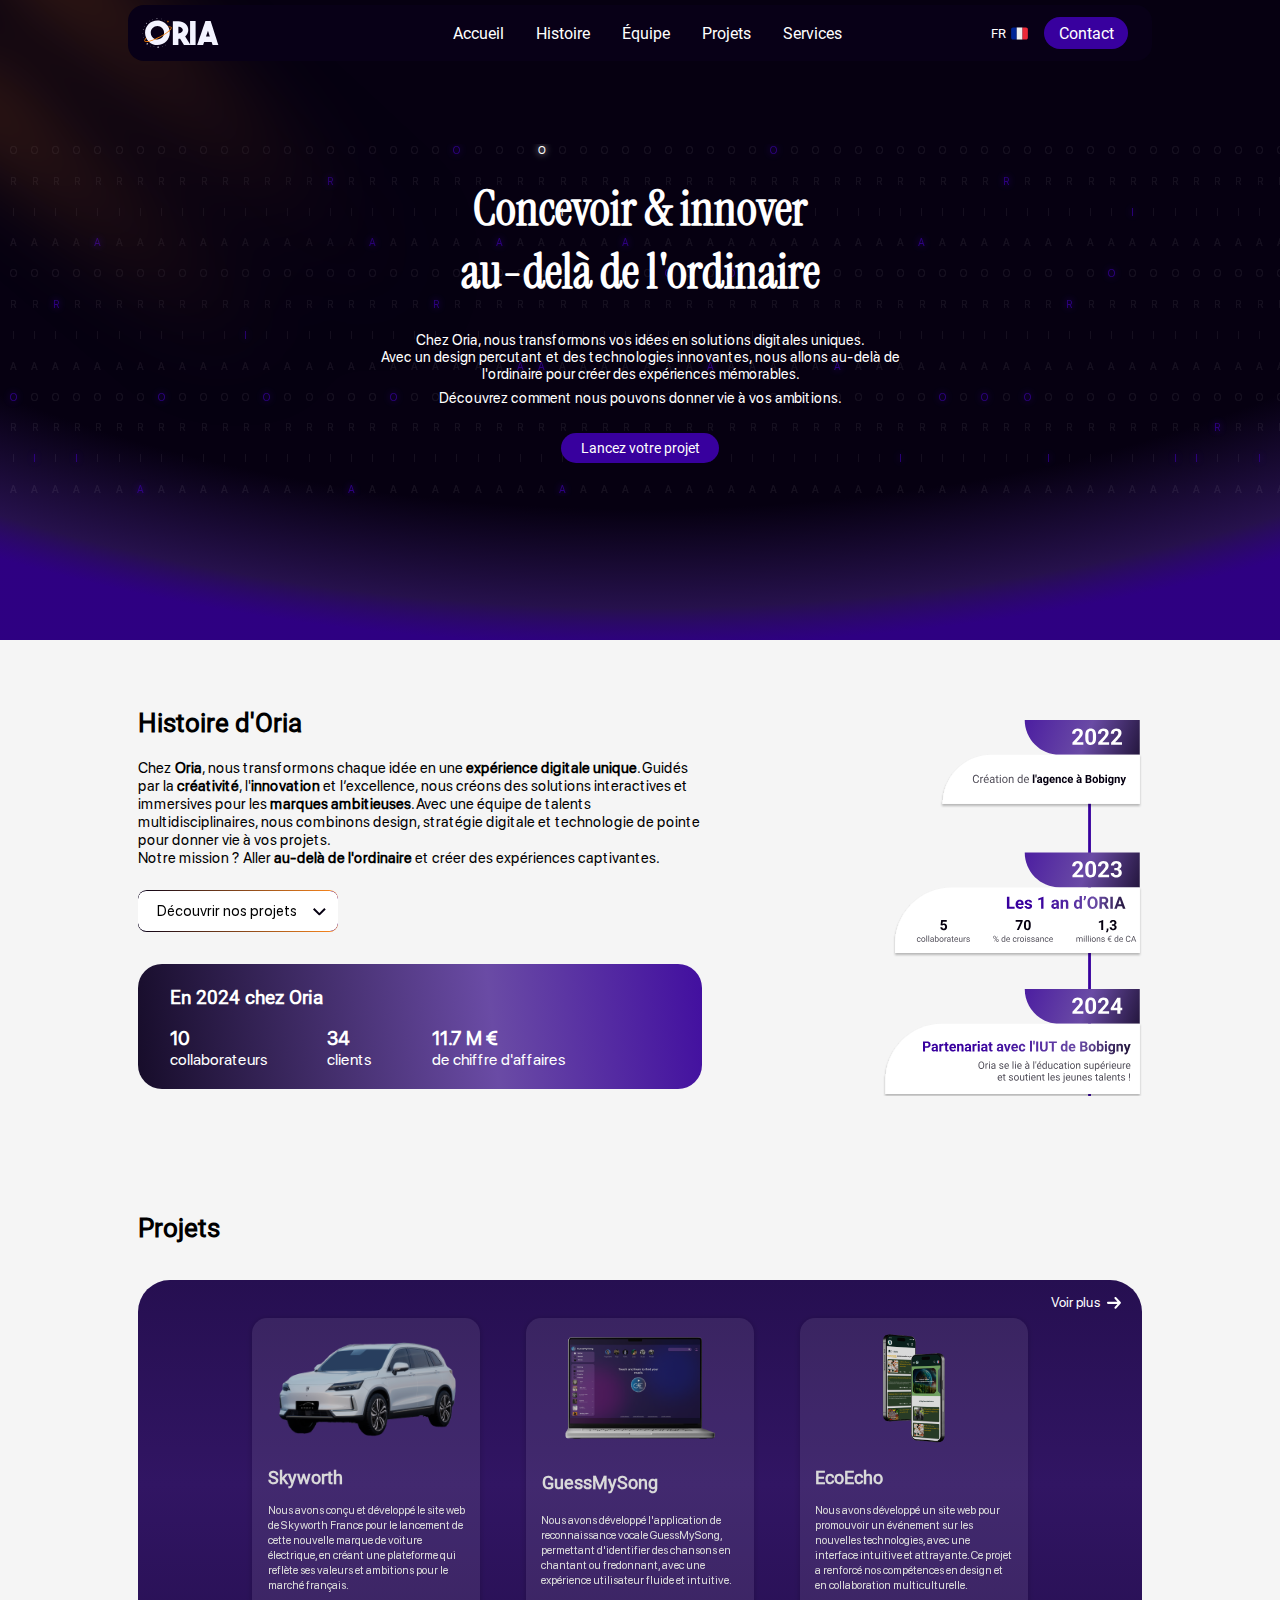
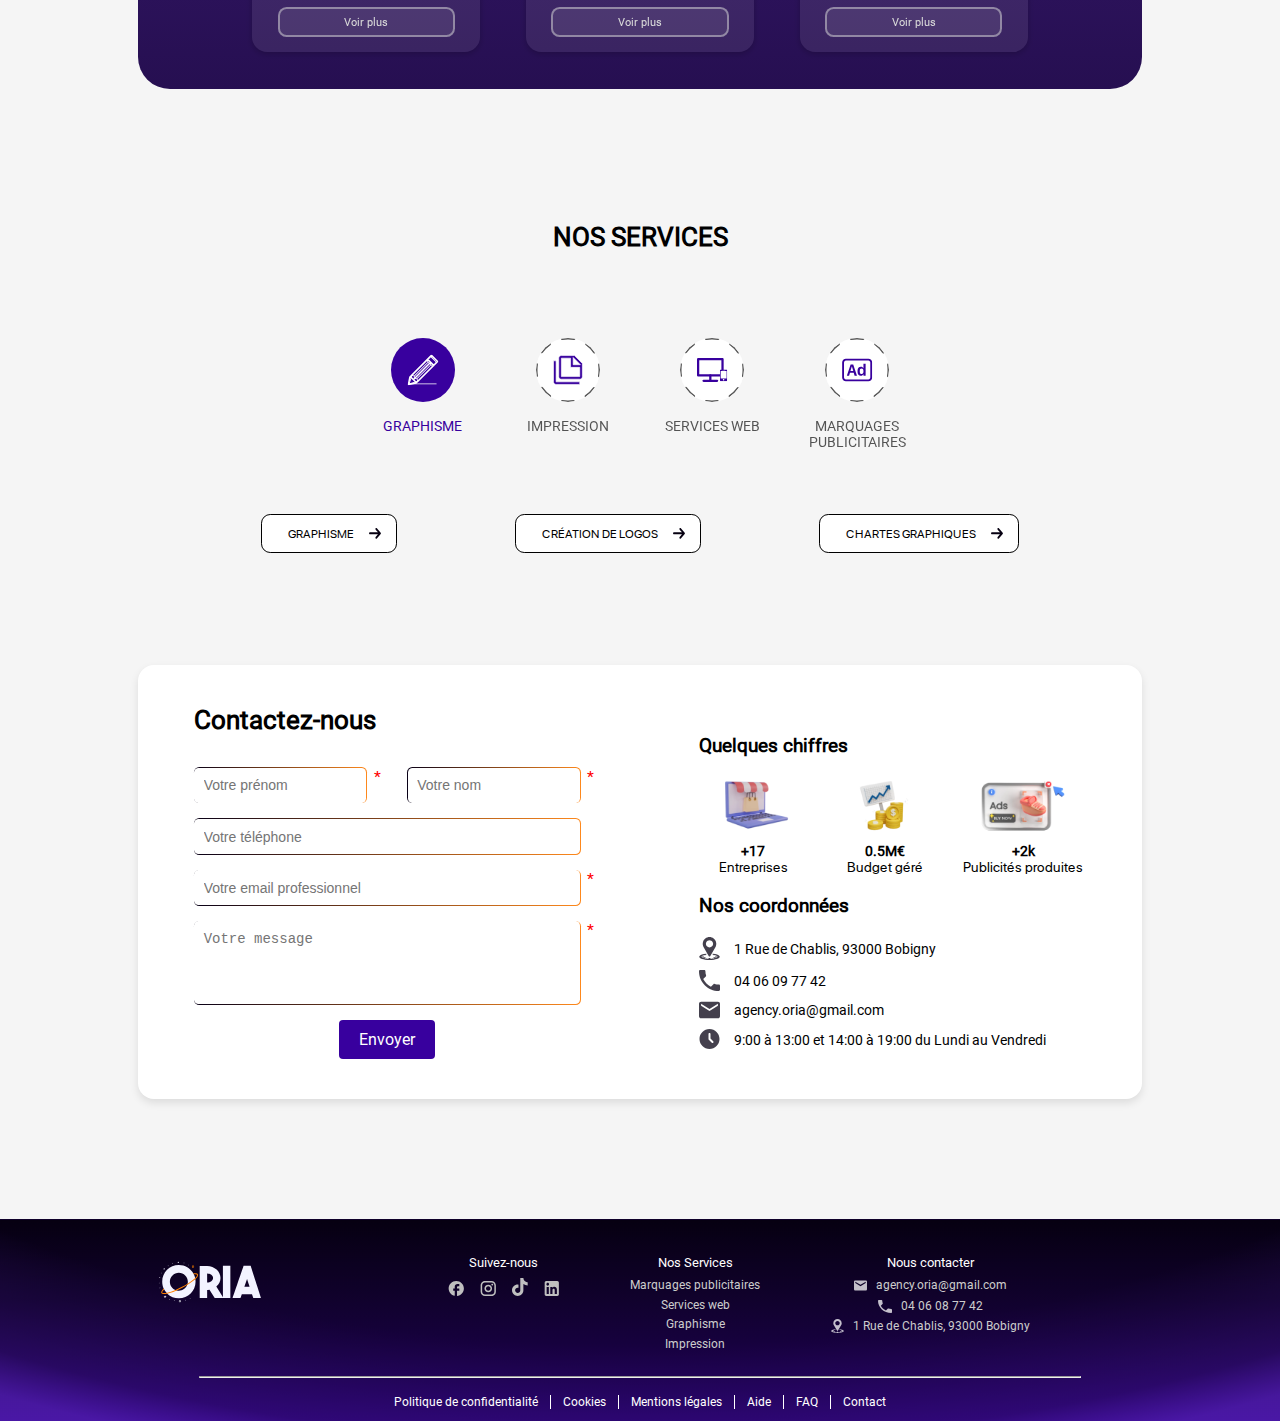
<file: index.html>
<!DOCTYPE html>
<html lang="fr">
<head>
    <meta charset="utf-8">
    <meta  name="viewport" content="initial-scale=1.0,width=device-width"/>
    <meta name="description" content="Oria est l'agence qu'il vous faut pour vos projets du digital !" />
    <meta name="keywords" content="Oria, Agence, Digital, Communication, Online, Équipe" />
    <link rel="stylesheet" href="css/index.css">
    <link rel="icon" type="image/x-icon" href="img/favicon.ico">
    <script src="js/script.js"></script>
    <script src="js/lang_selector.js"></script>
    <script src="js/index_landing_fg_bg.js"></script>
    <script src="js/index_landing_lettersHeadband.js"></script>
    <script src="js/projets_cards_3d.js"></script>
    <script src="js/services_selector.js"></script>
    <title>Oria - Agence Digitale</title>
</head>
<body>

    <header>
        <a href=".">
            <img class="logo-oria" src="img/logo-oria.svg" alt="ORIA" />
        </a>
        <nav class="websiteMenu">
            <ul class="row-menu">
                <li class="decoratedItem-1"><a class="decorationContainer" href=".">Accueil
                    <div class="itemDecoration"></div></a></li>
                <li class="decoratedItem-1"><a class="decorationContainer" href="histoire.html">Histoire
                    <div class="itemDecoration"></div></a></li>
                <li class="decoratedItem-1"><a class="decorationContainer" href="equipe.html">Équipe
                    <div class="itemDecoration"></div></a></li>
                <li class="decoratedItem-1"><a class="decorationContainer" href="projets.html">Projets
                    <div class="itemDecoration"></div></a></li>
                <li class="decoratedItem-1"><a class="decorationContainer" href="services.html">Services
                    <div class="itemDecoration"></div></a></li>
            </ul>
        </nav>
        <div>
            <div id="lang-selector">FR</div>
			<a class="hoverable-btn-1" href="contact.html">
				<div class="btn-contact">Contact</div>
            </a>
        </div>
    </header>

    <main>
		<section id="landing">
            <div class="foreground"></div>
			<div class="background"></div>
            <div id="lettersHeadband" class="prevent-select">
                <!--<div class="scroll-disabler"></div>-->
                <div class="wrapper">
                    <div class="lettersColumn">
                        <p>O</p>
                        <p>R</p>
                        <p>I</p>
                        <p>A</p>
                        <p>O</p>
                        <p>R</p>
                        <p>I</p>
                        <p>A</p>
                        <p>O</p>
                        <p>R</p>
                        <p>I</p>
                        <p>A</p>
                    </div>
                </div>
            </div>
            <!--<img class="background" src="img/landing-bg-blurred-borders.svg" alt="_" />-->
			<div class="content">
                <h1>
					Concevoir & innover<br>
					au-delà de l'ordinaire
				</h1>
                <p>
					Chez Oria, nous transformons vos idées en solutions digitales uniques.<br>
                	Avec un design percutant et des technologies innovantes, nous allons au-delà de l'ordinaire pour créer des expériences mémorables.
				</p>
                <p>
                    Découvrez comment nous pouvons donner vie à vos ambitions.
                </p>
                <a class="hoverable-btn-1" href="contact.html">
                    <div class="btn-launch">
                        Lancez votre projet
                    </div>
                </a>
			</div>
		</section>
        <section id="agencyStory">
            <div class="content">
                <div class="story">
                    <div class="text">
                        <h2>Histoire d'Oria</h2>
                        <p>
                            Chez <strong>Oria</strong>, nous transformons chaque idée en une <strong>expérience digitale unique</strong>. Guidés par la <strong>créativité</strong>, l'<strong>innovation</strong> et l’excellence, nous créons des solutions interactives et immersives pour les <strong>marques ambitieuses</strong>. Avec une équipe de talents multidisciplinaires, nous combinons design, stratégie digitale et technologie de pointe pour donner vie à vos projets.<br/>
                            Notre mission ? Aller <strong>au-delà de l'ordinaire</strong> et créer des expériences captivantes.
                        </p>
                    </div>
                    <div class="btn-launch-wrapper">
                        <a href="#projets" class="btn-launch black" type="submit">
                            <p class="value">Découvrir nos projets</p>
                            <div class="background"></div>
                        </a>
                        <!--<div class="background"></div>-->
                    </div>
                </div>
                <section id="keyNumbers">
                    <h3>En 2024 chez Oria</h3>
                    <div class="listedNumbers">
                        <div id="keyNumber-partners" class="keyNumber">
                            <p>10</p>
                            <p>collaborateurs</p>
                        </div>
                        <div id="keyNumber-clients" class="keyNumber">
                            <p>34</p>
                            <p>clients</p>
                        </div>
                        <div id="keyNumber-turnover" class="keyNumber">
                            <p>11.7 M €</p>
                            <p>de chiffre d'affaires</p>
                        </div>
                    </div>
                </section>
            </div>
            <div class="timeline">
                <img src="img/agency-story-timeline.svg" alt="Notre histoire depuis 2024" />
            </div>
        </section>





        <section id="projects" class="preview">
            <h2>Projets</h2>
            <div class="wrapper">
                <div class="wrapper-btn-more">
                    <a class="decoratedItem-1 btn-more white afterico-right-arrow" href="projets.html">
                        <div class="wrapper decorationContainer">
                            <p>Voir plus</p>
                            <div class="itemDecoration"></div>
                        </div>
                    </a>
                </div>
                <div class="project-row">
                    <a class="project-card" href="skyworth.html">
                        <img src="./img/project1.png" alt="Skyworth">
                        <h3>Skyworth</h3>
                        <p>Nous avons conçu et développé le site web de Skyworth France pour le lancement de cette nouvelle marque de voiture électrique, en créant une plateforme qui reflète ses valeurs et ambitions pour le marché français.</p>
                        <div class="btn-more" href="skyworth.html">Voir plus</div>
                    </a>
                    <a class="project-card" href="guessmysong.html">
                        <img src="./img/project2.png" alt="GuessMySong">
                        <h3>GuessMySong</h3>
                        <p>Nous avons développé l'application de reconnaissance vocale GuessMySong, permettant d'identifier des chansons en chantant ou fredonnant, avec une expérience utilisateur fluide et intuitive.</p>
                        <div class="btn-more">Voir plus</div>
                    </a>
                    <a class="project-card" href="ecoecho.html">
                        <img src="./img/project3.png" alt="EcoEcho">
                        <h3>EcoEcho</h3>
                        <p>Nous avons développé un site web pour promouvoir un événement sur les nouvelles technologies, avec une interface intuitive et attrayante. Ce projet a renforcé nos compétences en design et en collaboration multiculturelle.</p>
                        <div class="btn-more">Voir plus</div>
                    </a>
                </div>
            </div>
        </section>


        

        <section id="services" class="preview">
            <h2>Nos services</h2>
            <div class="subjects">
                <div id="subject-graphism" class="item selected">
                    <h4 class="subject-name">Graphisme</h4>
                    <svg class="icon-wrapper" width="100%" height="100%" xmlns="http://www.w3.org/2000/svg">
                        <defs>
                            <clipPath id="border-clip-1">
                                <rect class="border-1" />
                            </clipPath>
                        </defs>
                        <rect class="border-1" clip-path="url(#border-clip-1)" />
                        <image class="icon" xlink:href="img/icon-graphism.svg" />
                    </svg>
                </div>
                <div id="subject-print" class="item">
                    <h4 class="subject-name">Impression</h4>
                    <svg class="icon-wrapper" width="100%" height="100%" xmlns="http://www.w3.org/2000/svg">
                        <defs>
                            <clipPath id="border-clip-2">
                                <rect class="border-1" />
                            </clipPath>
                        </defs>
                        <rect class="border-1" clip-path="url(#border-clip-2)" />
                        <image class="icon" xlink:href="img/icon-print.svg" />
                    </svg>
                </div>
                <div id="subject-web" class="item">
                    <h4 class="subject-name">Services Web</h4>
                    <svg class="icon-wrapper" width="100%" height="100%" xmlns="http://www.w3.org/2000/svg">
                        <defs>
                            <clipPath id="border-clip-3">
                                <rect class="border-1" />
                            </clipPath>
                        </defs>
                        <rect class="border-1" clip-path="url(#border-clip-3)" />
                        <image class="icon" xlink:href="img/icon-websites.svg" />
                    </svg>
                </div>
                <div id="subject-ads" class="item">
                    <h4 class="subject-name">Marquages
                        <br />publicitaires</h4>
                    <svg class="icon-wrapper" width="100%" height="100%" xmlns="http://www.w3.org/2000/svg">
                        <defs>
                            <clipPath id="border-clip-4">
                                <rect class="border-1" />
                            </clipPath>
                        </defs>
                        <rect class="border-1" clip-path="url(#border-clip-4)" />
                        <image class="icon" xlink:href="img/icon-ads.svg" />
                    </svg>
                </div>
            </div>
            <div id="subjects-associated-btns">
                <div class="field-graphism selected">
                    <a class="btn-graphism" href="services.html">
                        <p class="value">Graphisme</p>
                        <div class="icon-right-arrow"></div>
                    </a>
                    <a class="btn-logos" href="services.html">
                        <p class="value">Création de logos</p>
                        <div class="icon-right-arrow"></div>
                    </a>
                    <a class="btn-graphic-charters" href="services.html">
                        <p class="value">Chartes graphiques</p>
                        <div class="icon-right-arrow"></div>
                    </a>
                </div>
                <div class="field-print">
                    <a class="btn-offset" href="services.html">
                        <p class="value">Impression offset</p>
                        <div class="icon-right-arrow"></div>
                    </a>
                    <a class="btn-digital" href="services.html">
                        <p class="value">Impression numérique</p>
                        <div class="icon-right-arrow"></div>
                    </a>
                </div>
                <div class="field-web">
                    <a class="btn-websites" href="services.html">
                        <p class="value">Création de sites web</p>
                        <div class="icon-right-arrow"></div>
                    </a>
                    <a class="btn-seo" href="services.html">
                        <p class="value">Référencement SEO</p>
                        <div class="icon-right-arrow"></div>
                    </a>
                    <a class="btn-email" href="services.html">
                        <p class="value">Email marketting</p>
                        <div class="icon-right-arrow"></div>
                    </a>
                </div>
                <div class="field-ads">
                    <a class="btn-offset" href="services.html">
                        <p class="value">Impression offset</p>
                        <div class="icon-right-arrow"></div>
                    </a>
                    <a class="btn-digital" href="services.html">
                        <p class="value">Impression numérique</p>
                        <div class="icon-right-arrow"></div>
                    </a>
                </div>
            </div>
        </section>














        <section id="contact">
            <h2>Contactez-nous</h2>
            <div class="wrapper">
                <div class="form-container left">
                    <form id="contact-form" action="#" method="POST">
                        <div class="form-group double">
                            <div class="form-group required">
                                <input type="text" name="prenom" placeholder="Votre prénom" required />
                            </div>
                            <div class="form-group required">
                                <input type="text" name="nom" placeholder="Votre nom" required />
                            </div>
                        </div>
                        <div class="form-group">
                            <input type="tel" name="telephone" placeholder="Votre téléphone" />
                        </div>
                        <div class="form-group required">
                            <input type="email" name="email" placeholder="Votre email professionnel" required />
                        </div>
                        <div class="form-group required">
                            <textarea name="message" rows="4" placeholder="Votre message" required></textarea>
                        </div>
                        <div class="button-container">
                            <button type="submit" class="btn-submit">Envoyer</button>
                        </div>
                    </form>
                </div>

                <div class="info-container right">
                    <h3>Quelques chiffres</h3>
                    <div class="stats">
                        <div class="item">
                            <img src="img/icon-3d-companies.png" alt="Collaborateurs :" /> 
                            <span class="info">
                                <b>+17</b>
                                <p>Entreprises</p>
                            </span>
                        </div>
                        <div class="item">
                            <img src="img/icon-3d-budget.png" alt="Finances :" /> 
                            <span class="info">
                                <b>0.5M€</b>
                                <p>Budget géré</p>
                            </span>
                        </div>
                        <div class="item">
                            <img src="img/icon-3d-ads.png" alt="Produits :" /> 
                            <span class="info">
                                <b>+2k</b>
                                <p>Publicités produites</p>
                            </span>
                        </div>
                    </div>
                    <h3>Nos coordonnées</h3>
                    <div class="contact-details">
                        <div class="item">
                            <img src="img/icon-location.svg" alt="Adresse :" /> 
                            <span>1 Rue de Chablis, 93000 Bobigny</span>
                        </div>
                        <div class="item">
                            <img src="img/icon-phone.svg" alt="Téléphone :" /> 
                            <span>04 06 09 77 42</span>
                        </div>
                        <div class="item">
                            <img src="img/icon-mail.svg" alt="Email :" /> 
                            <span>agency.oria@gmail.com</span>
                        </div>
                        <div class="item">
                            <img src="img/icon-clock.svg" alt="Horaires :" /> 
                            <span>9:00 à 13:00 et 14:00 à 19:00 du Lundi au Vendredi</span>
                        </div>
                    </div>
                </div>
            </div>
        </section>

        <!--<div style="width: 100%; min-height: 80vh;">help</div>-->
    </main>
    
    <!--<special-footer></special-footer>-->
    
    <footer>
        <div class="top-row">
            <!--
            <div class="footer-logo">
                <img src="img/logo_oria.png" alt="Logo ORIA" width="120">
            </div>-->
            <a href=".">
                <img class="logo-oria" src="img/logo-oria.svg" alt="ORIA" />
            </a>
            <div>
                <div class="columns">
                    <div class="column">
                        <h4>Suivez-nous</h4>
                        <div class="social-icons">
                            <!--<a href="#"><i class="fa fa-facebook"></i></a>-->
                            <a href="#">
                                <img src="img/icon-facebook.svg" alt="Facebook" />
                            </a>
                            <a href="#">
                                <img src="img/icon-instagram.svg" alt="Instagram" />
                            </a>
                            <a href="#">
                                <img src="img/icon-tiktok.svg" alt="Tiktok" />
                            </a>
                            <a href="#">
                                <img src="img/icon-linkedin.svg" alt="LinkedIn" />
                            </a>
                        </div>
                    </div>
                    <div class="column">
                        <h4>Nos Services</h4>
                        <a class="item" href="#">Marquages publicitaires</a>
                        <a class="item" href="#">Services web</a>
                        <a class="item" href="#">Graphisme</a>
                        <a class="item" href="#">Impression</a>
                    </div>
                    <div class="column">
                        <h4>Nous contacter</h4>
                        <a class="item icon-before email" href="mailto:agency.oria@gmail.com">agency.oria@gmail.com</a>
                        <a class="item icon-before phone" href="#">04 06 08 77 42</a>
                        <a class="item icon-before location" href="#">1 Rue de Chablis, 93000 Bobigny</a>
                    </div>
                </div>
            </div>
        </div>
        <hr>
        <div class="bottom-row">
            <ul class="row-menu no-padding">
                <li><a class="decoratedItem-1 decorationContainer white" href="#">
                    Politique de confidentialité
                    <div class="itemDecoration"></div></a></li>
                <li><a class="decoratedItem-1 decorationContainer white" href="#">
                    Cookies
                    <div class="itemDecoration"></div></a></li>
                <li><a class="decoratedItem-1 decorationContainer white" href="mentionslegales.html">
                    Mentions légales
                    <div class="itemDecoration"></div></a></li>
                <li><a class="decoratedItem-1 decorationContainer white" href="#">
                    Aide
                    <div class="itemDecoration"></div></a></li>
                <li><a class="decoratedItem-1 decorationContainer white" href="#">
                    FAQ
                    <div class="itemDecoration"></div></a></li>
                <li><a class="decoratedItem-1 decorationContainer white" href="#">
                    Contact
                    <div class="itemDecoration"></div></a></li>
            </ul>
        </div>
    </footer>

</body>
</html>
</file>
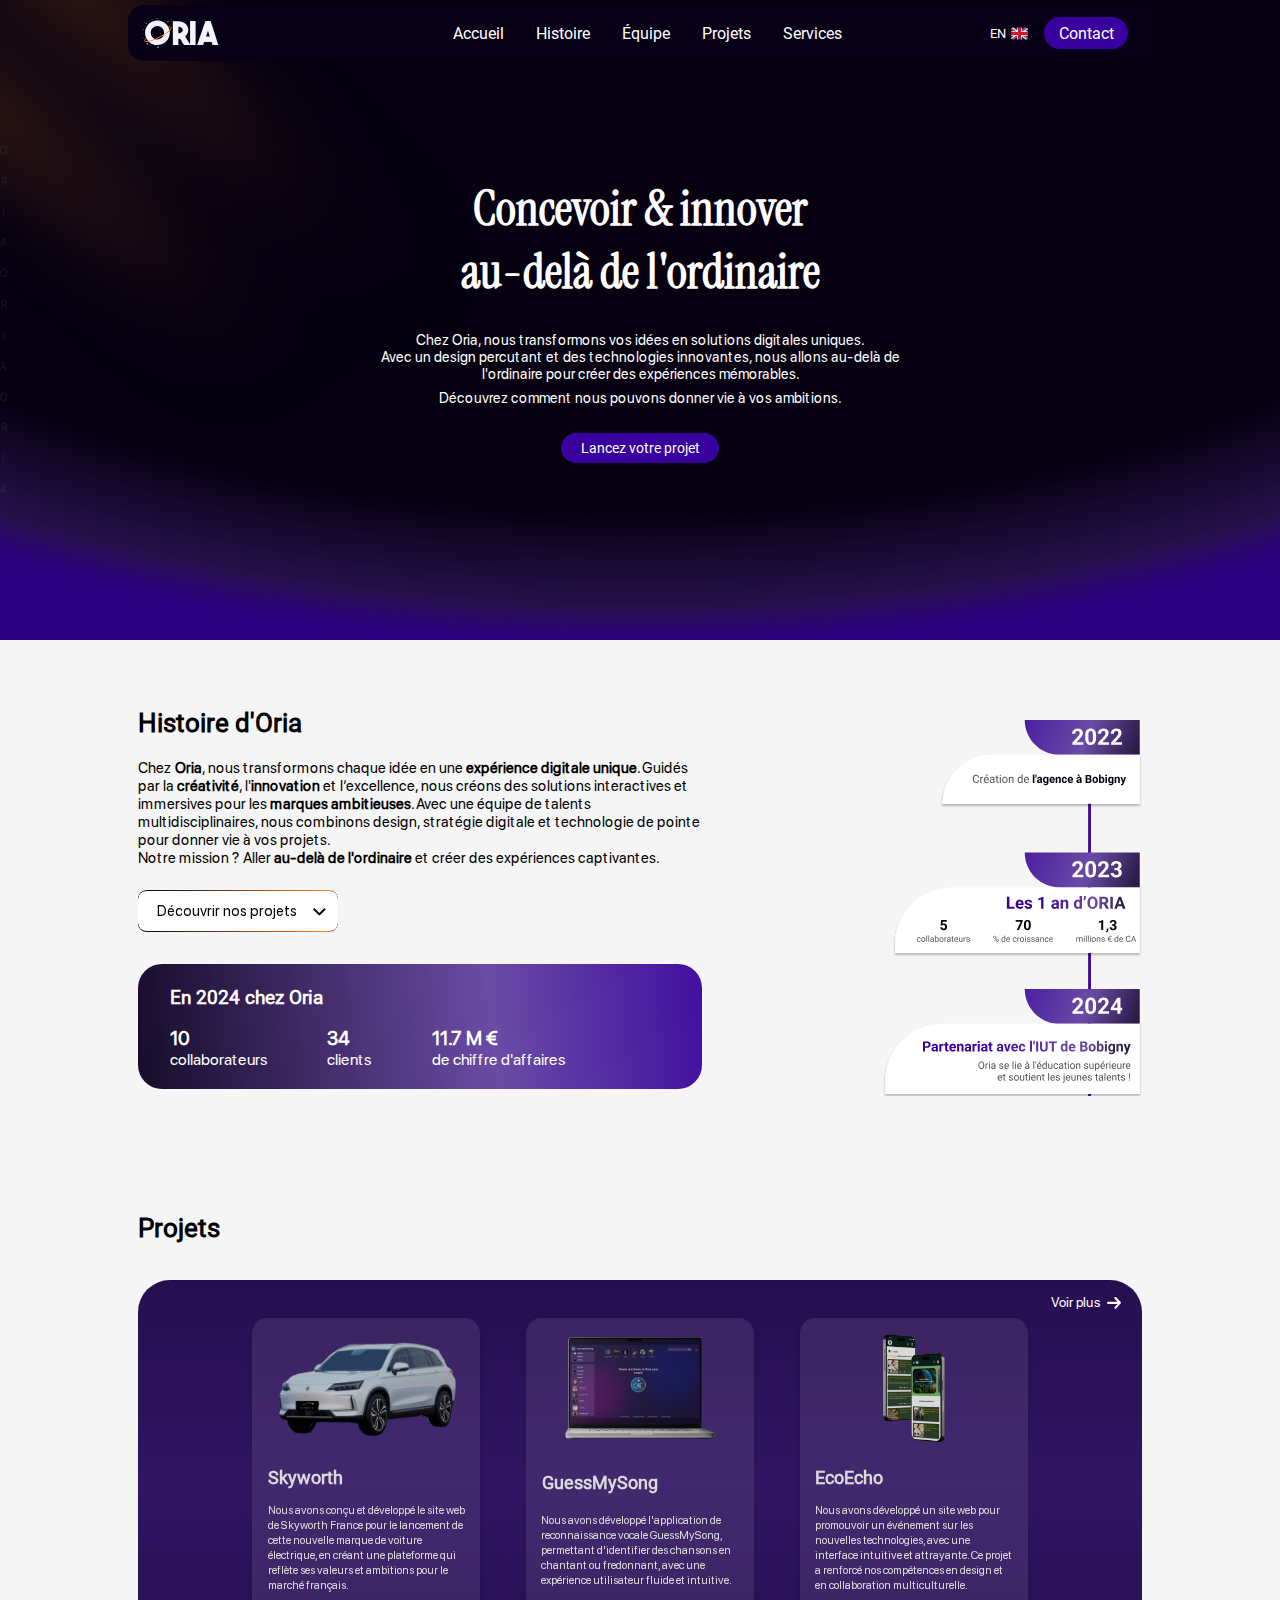
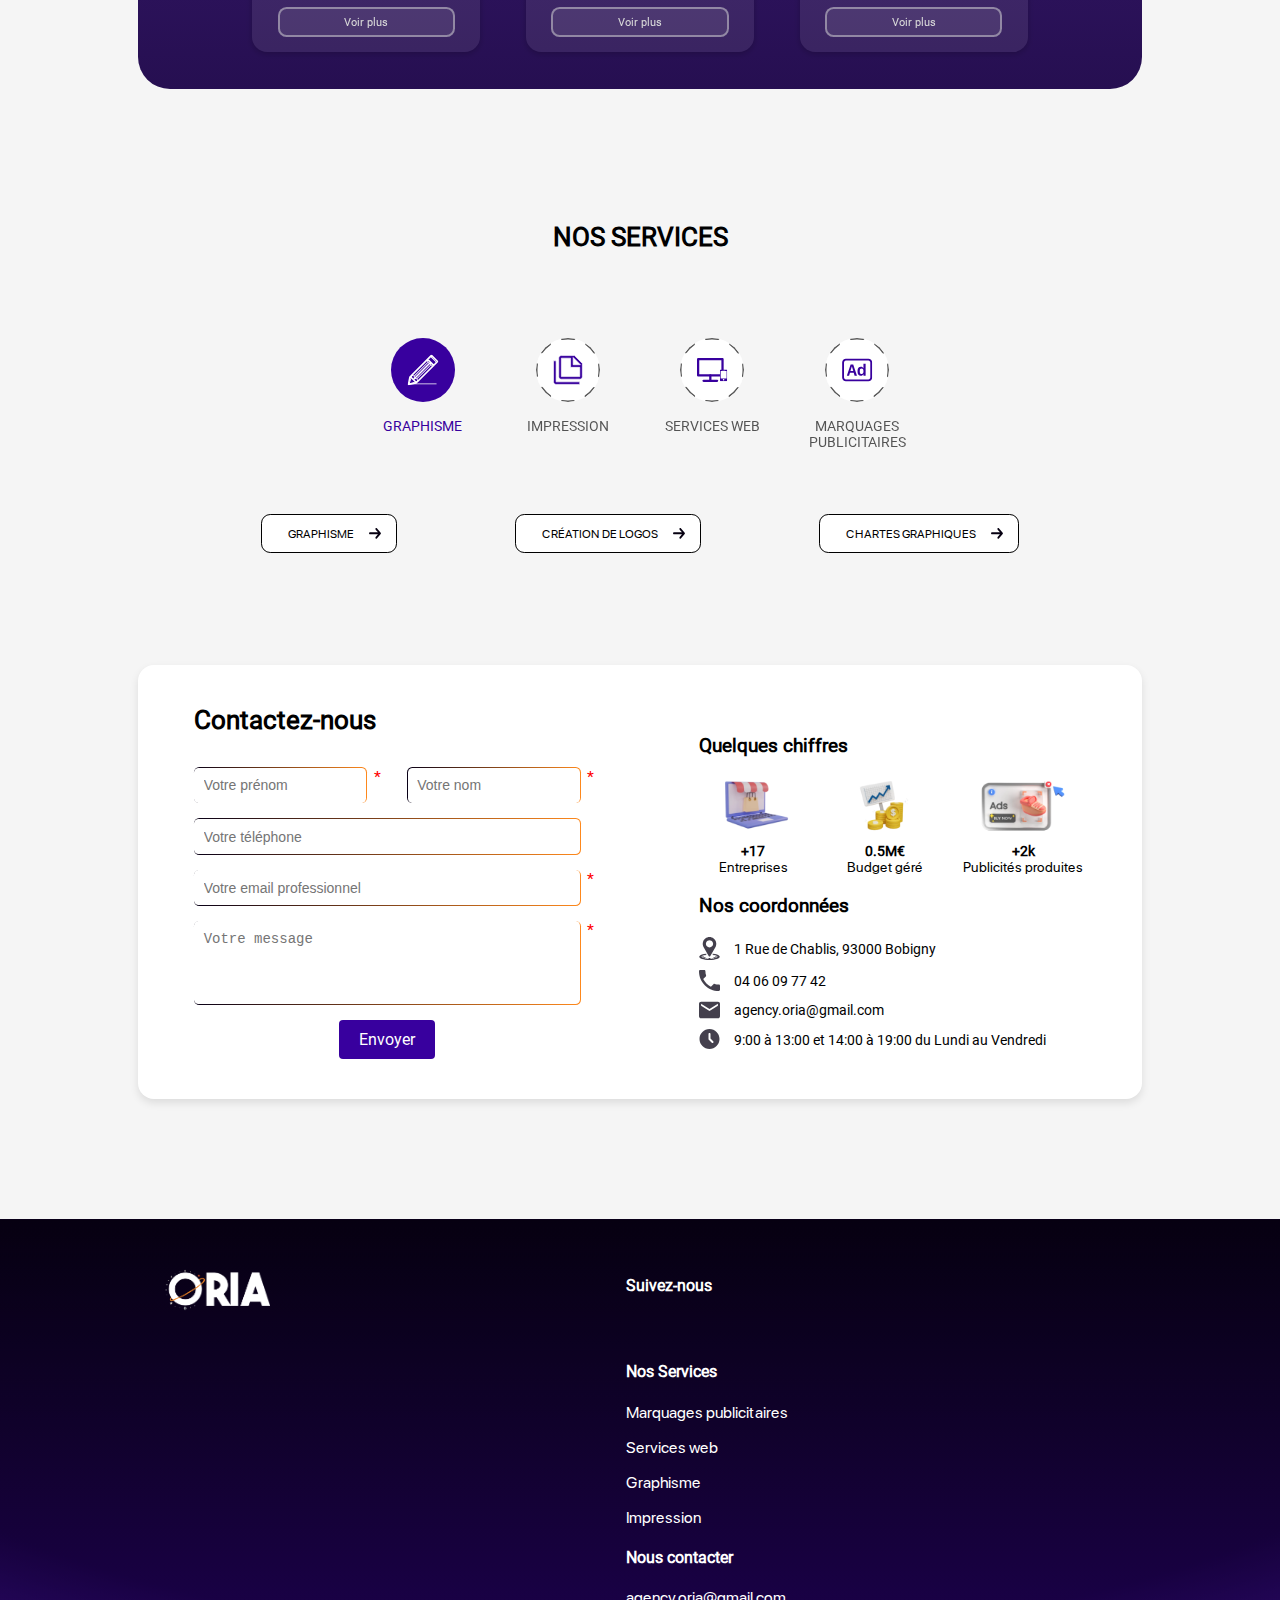
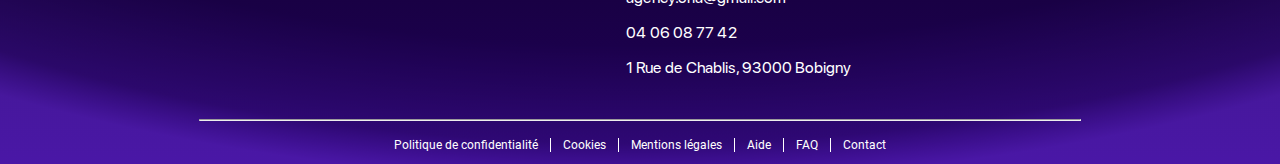
<file: en/index.html>
<!DOCTYPE html>
<html lang="en">
<head>
    <meta charset="utf-8">
    <meta  name="viewport" content="initial-scale=1.0,width=device-width"/>
    <meta name="description" content="Oria est l'agence qu'il vous faut pour vos projets du digital !" />
    <meta name="keywords" content="Oria, Agence, Digital, Communication, Online, Équipe" />
    <link rel="stylesheet" href="../css/index.css">
    <link rel="icon" type="image/x-icon" href="../img/favicon.ico">
    <script src="../js/script.js"></script>
    <script src="../js/lang_selector.js"></script>
    <script src="../js/index_landing_fg_bg.js"></script>
    <script src="../js/projets_cards_3d.js"></script>
    <script src="../js/services_selector.js"></script>
    <!--<script src="../js/index_landing_lettersHeadband.js"></script>-->
    <title>Oria - Agence Digitale</title>
</head>
<body>

    <header>
        <a href="../.">
            <img class="logo-oria" src="../img/logo-oria.svg" alt="ORIA" />
        </a>
        <nav class="websiteMenu">
            <ul class="row-menu">
                <li class="decoratedItem-1"><a class="decorationContainer" href="../.">Accueil
                    <div class="itemDecoration"></div></a></li>
                <li class="decoratedItem-1"><a class="decorationContainer" href="../histoire.html">Histoire
                    <div class="itemDecoration"></div></a></li>
                <li class="decoratedItem-1"><a class="decorationContainer" href="../equipe.html">Équipe
                    <div class="itemDecoration"></div></a></li>
                <li class="decoratedItem-1"><a class="decorationContainer" href="../projets.html">Projets
                    <div class="itemDecoration"></div></a></li>
                <li class="decoratedItem-1"><a class="decorationContainer" href="../services.html">Services
                    <div class="itemDecoration"></div></a></li>
            </ul>
        </nav>
        <div>
            <div id="lang-selector">EN</div>
			<a class="hoverable-btn-1" href="../contact.html">
				<div class="btn-contact">Contact</div>
            </a>
        </div>
    </header>

    <main>
		<section id="landing">
            <div class="foreground"></div>
			<div class="background"></div>
            <div id="lettersHeadband" class="prevent-select">
                <!--<div class="scroll-disabler"></div>-->
                <div class="wrapper">
                    <div class="lettersColumn">
                        <p>O</p>
                        <p>R</p>
                        <p>I</p>
                        <p>A</p>
                        <p>O</p>
                        <p>R</p>
                        <p>I</p>
                        <p>A</p>
                        <p>O</p>
                        <p>R</p>
                        <p>I</p>
                        <p>A</p>
                    </div>
                </div>
            </div>
            <!--<img class="background" src="../img/landing-bg-blurred-borders.svg" alt="_" />-->
			<div class="content">
                <h1>
					Concevoir & innover<br>
					au-delà de l'ordinaire
				</h1>
                <p>
					Chez Oria, nous transformons vos idées en solutions digitales uniques.<br>
                	Avec un design percutant et des technologies innovantes, nous allons au-delà de l'ordinaire pour créer des expériences mémorables.
				</p>
                <p>
                    Découvrez comment nous pouvons donner vie à vos ambitions.
                </p>
                <a class="hoverable-btn-1" href="../contact.html">
                    <div class="btn-launch">
                        Lancez votre projet
                    </div>
                </a>
			</div>
		</section>
        <section id="agencyStory">
            <div class="content">
                <div class="story">
                    <div class="text">
                        <h2>Histoire d'Oria</h2>
                        <p>
                            Chez <strong>Oria</strong>, nous transformons chaque idée en une <strong>expérience digitale unique</strong>. Guidés par la <strong>créativité</strong>, l'<strong>innovation</strong> et l’excellence, nous créons des solutions interactives et immersives pour les <strong>marques ambitieuses</strong>. Avec une équipe de talents multidisciplinaires, nous combinons design, stratégie digitale et technologie de pointe pour donner vie à vos projets.<br/>
                            Notre mission ? Aller <strong>au-delà de l'ordinaire</strong> et créer des expériences captivantes.
                        </p>
                    </div>
                    <div class="btn-launch-wrapper">
                        <a href="../#projets" class="btn-launch black" type="submit">
                            <p class="value">Découvrir nos projets</p>
                            <div class="background"></div>
                        </a>
                        <!--<div class="background"></div>-->
                    </div>
                </div>
                <section id="keyNumbers">
                    <h3>En 2024 chez Oria</h3>
                    <div class="listedNumbers">
                        <div id="keyNumber-partners" class="keyNumber">
                            <p>10</p>
                            <p>collaborateurs</p>
                        </div>
                        <div id="keyNumber-clients" class="keyNumber">
                            <p>34</p>
                            <p>clients</p>
                        </div>
                        <div id="keyNumber-turnover" class="keyNumber">
                            <p>11.7 M €</p>
                            <p>de chiffre d'affaires</p>
                        </div>
                    </div>
                </section>
            </div>
            <div class="timeline">
                <img src="../img/agency-story-timeline.svg" alt="Notre histoire depuis 2024" />
            </div>
        </section>





        <section id="projects" class="preview">
            <h2>Projets</h2>
            <div class="wrapper">
                <div class="wrapper-btn-more">
                    <a class="decoratedItem-1 btn-more white afterico-right-arrow" href="../projets.html">
                        <div class="wrapper decorationContainer">
                            <p>Voir plus</p>
                            <div class="itemDecoration"></div>
                        </div>
                    </a>
                </div>
                <div class="project-row">
                    <a class="project-card" href="../skyworth.html">
                        <img src=".././img/project1.png" alt="Skyworth">
                        <h3>Skyworth</h3>
                        <p>Nous avons conçu et développé le site web de Skyworth France pour le lancement de cette nouvelle marque de voiture électrique, en créant une plateforme qui reflète ses valeurs et ambitions pour le marché français.</p>
                        <div class="btn-more" href="../skyworth.html">Voir plus</div>
                    </a>
                    <a class="project-card" href="../guessmysong.html">
                        <img src=".././img/project2.png" alt="GuessMySong">
                        <h3>GuessMySong</h3>
                        <p>Nous avons développé l'application de reconnaissance vocale GuessMySong, permettant d'identifier des chansons en chantant ou fredonnant, avec une expérience utilisateur fluide et intuitive.</p>
                        <div class="btn-more">Voir plus</div>
                    </a>
                    <a class="project-card" href="../ecoecho.html">
                        <img src=".././img/project3.png" alt="EcoEcho">
                        <h3>EcoEcho</h3>
                        <p>Nous avons développé un site web pour promouvoir un événement sur les nouvelles technologies, avec une interface intuitive et attrayante. Ce projet a renforcé nos compétences en design et en collaboration multiculturelle.</p>
                        <div class="btn-more">Voir plus</div>
                    </a>
                </div>
            </div>
        </section>


        

        <section id="services" class="preview">
            <h2>Nos services</h2>
            <div class="subjects">
                <div id="subject-graphism" class="item selected">
                    <h4 class="subject-name">Graphisme</h4>
                    <svg class="icon-wrapper" width="100%" height="100%" xmlns="http://www.w3.org/2000/svg">
                        <defs>
                            <clipPath id="border-clip-1">
                                <rect class="border-1" />
                            </clipPath>
                        </defs>
                        <rect class="border-1" clip-path="url(#border-clip-1)" />
                        <image class="icon" xlink:href="../img/icon-graphism.svg" />
                    </svg>
                </div>
                <div id="subject-print" class="item">
                    <h4 class="subject-name">Impression</h4>
                    <svg class="icon-wrapper" width="100%" height="100%" xmlns="http://www.w3.org/2000/svg">
                        <defs>
                            <clipPath id="border-clip-2">
                                <rect class="border-1" />
                            </clipPath>
                        </defs>
                        <rect class="border-1" clip-path="url(#border-clip-2)" />
                        <image class="icon" xlink:href="../img/icon-print.svg" />
                    </svg>
                </div>
                <div id="subject-web" class="item">
                    <h4 class="subject-name">Services Web</h4>
                    <svg class="icon-wrapper" width="100%" height="100%" xmlns="http://www.w3.org/2000/svg">
                        <defs>
                            <clipPath id="border-clip-3">
                                <rect class="border-1" />
                            </clipPath>
                        </defs>
                        <rect class="border-1" clip-path="url(#border-clip-3)" />
                        <image class="icon" xlink:href="../img/icon-websites.svg" />
                    </svg>
                </div>
                <div id="subject-ads" class="item">
                    <h4 class="subject-name">Marquages
                        <br />publicitaires</h4>
                    <svg class="icon-wrapper" width="100%" height="100%" xmlns="http://www.w3.org/2000/svg">
                        <defs>
                            <clipPath id="border-clip-4">
                                <rect class="border-1" />
                            </clipPath>
                        </defs>
                        <rect class="border-1" clip-path="url(#border-clip-4)" />
                        <image class="icon" xlink:href="../img/icon-ads.svg" />
                    </svg>
                </div>
            </div>
            <div id="subjects-associated-btns">
                <div class="field-graphism selected">
                    <a class="btn-graphism" href="../services.html">
                        <p class="value">Graphisme</p>
                        <div class="icon-right-arrow"></div>
                    </a>
                    <a class="btn-logos" href="../services.html">
                        <p class="value">Création de logos</p>
                        <div class="icon-right-arrow"></div>
                    </a>
                    <a class="btn-graphic-charters" href="../services.html">
                        <p class="value">Chartes graphiques</p>
                        <div class="icon-right-arrow"></div>
                    </a>
                </div>
                <div class="field-print">
                    <a class="btn-offset" href="../services.html">
                        <p class="value">Impression offset</p>
                        <div class="icon-right-arrow"></div>
                    </a>
                    <a class="btn-digital" href="../services.html">
                        <p class="value">Impression numérique</p>
                        <div class="icon-right-arrow"></div>
                    </a>
                </div>
                <div class="field-web">
                    <a class="btn-websites" href="../services.html">
                        <p class="value">Création de sites web</p>
                        <div class="icon-right-arrow"></div>
                    </a>
                    <a class="btn-seo" href="../services.html">
                        <p class="value">Référencement SEO</p>
                        <div class="icon-right-arrow"></div>
                    </a>
                    <a class="btn-email" href="../services.html">
                        <p class="value">Email marketting</p>
                        <div class="icon-right-arrow"></div>
                    </a>
                </div>
                <div class="field-ads">
                    <a class="btn-offset" href="../services.html">
                        <p class="value">Impression offset</p>
                        <div class="icon-right-arrow"></div>
                    </a>
                    <a class="btn-digital" href="../services.html">
                        <p class="value">Impression numérique</p>
                        <div class="icon-right-arrow"></div>
                    </a>
                </div>
            </div>
        </section>














        <section id="contact">
            <h2>Contactez-nous</h2>
            <div class="wrapper">
                <div class="form-container left">
                    <form id="contact-form" action="#" method="POST">
                        <div class="form-group double">
                            <div class="form-group required">
                                <input type="text" name="prenom" placeholder="Votre prénom" required />
                            </div>
                            <div class="form-group required">
                                <input type="text" name="nom" placeholder="Votre nom" required />
                            </div>
                        </div>
                        <div class="form-group">
                            <input type="tel" name="telephone" placeholder="Votre téléphone" />
                        </div>
                        <div class="form-group required">
                            <input type="email" name="email" placeholder="Votre email professionnel" required />
                        </div>
                        <div class="form-group required">
                            <textarea name="message" rows="4" placeholder="Votre message" required></textarea>
                        </div>
                        <div class="button-container">
                            <button type="submit" class="btn-submit">Envoyer</button>
                        </div>
                    </form>
                </div>

                <div class="info-container right">
                    <h3>Quelques chiffres</h3>
                    <div class="stats">
                        <div class="item">
                            <img src="../img/icon-3d-companies.png" alt="Collaborateurs :" /> 
                            <span class="info">
                                <b>+17</b>
                                <p>Entreprises</p>
                            </span>
                        </div>
                        <div class="item">
                            <img src="../img/icon-3d-budget.png" alt="Finances :" /> 
                            <span class="info">
                                <b>0.5M€</b>
                                <p>Budget géré</p>
                            </span>
                        </div>
                        <div class="item">
                            <img src="../img/icon-3d-ads.png" alt="Produits :" /> 
                            <span class="info">
                                <b>+2k</b>
                                <p>Publicités produites</p>
                            </span>
                        </div>
                    </div>
                    <h3>Nos coordonnées</h3>
                    <div class="contact-details">
                        <div class="item">
                            <img src="../img/icon-location.svg" alt="Adresse :" /> 
                            <span>1 Rue de Chablis, 93000 Bobigny</span>
                        </div>
                        <div class="item">
                            <img src="../img/icon-phone.svg" alt="Téléphone :" /> 
                            <span>04 06 09 77 42</span>
                        </div>
                        <div class="item">
                            <img src="../img/icon-mail.svg" alt="Email :" /> 
                            <span>agency.oria@gmail.com</span>
                        </div>
                        <div class="item">
                            <img src="../img/icon-clock.svg" alt="Horaires :" /> 
                            <span>9:00 à 13:00 et 14:00 à 19:00 du Lundi au Vendredi</span>
                        </div>
                    </div>
                </div>
            </div>
        </section>

        <!--<div style="width: 100%; min-height: 80vh;">help</div>-->
    </main>
    
    <!--<special-footer></special-footer>-->
    
    <footer>
        <div class="top-row">
            <div class="footer-logo">
                <img src="../img/logo_oria.png" alt="Logo ORIA" width="120">
            </div>
            <div>
                <div class="footer-columns">
                    <div class="footer-column">
                        <h4>Suivez-nous</h4>
                        <div class="social-icons">
                            <a href="../#"><i class="fa fa-facebook"></i></a>
                            <a href="../#"><i class="fa fa-instagram"></i></a>
                            <a href="../#"><i class="fa fa-tiktok"></i></a>
                            <a href="../#"><i class="fa fa-linkedin"></i></a>
                        </div>
                    </div>
                    <div class="footer-column">
                        <h4>Nos Services</h4>
                        <p>Marquages publicitaires</p>
                        <p>Services web</p>
                        <p>Graphisme</p>
                        <p>Impression</p>
                    </div>
                    <div class="footer-column">
                        <h4>Nous contacter</h4>
                        <p><i class="fa fa-envelope"></i> agency.oria@gmail.com</p>
                        <p><i class="fa fa-phone"></i> 04 06 08 77 42</p>
                        <p><i class="fa fa-map-marker"></i> 1 Rue de Chablis, 93000 Bobigny</p>
                    </div>
                </div>
            </div>
        </div>
        <hr>
        <div class="bottom-row">
            <ul class="row-menu no-padding">
                <li class="decoratedItem-1"><a class="white" href="../#">Politique de confidentialité
                    <div class="itemDecoration"></div></a></li>
                <li class="decoratedItem-1"><a class="white" href="../#">Cookies
                    <div class="itemDecoration"></div></a></li>
                <li class="decoratedItem-1"><a class="white" href="../mentionslegales.html">Mentions légales
                    <div class="itemDecoration"></div></a></li>
                <li class="decoratedItem-1"><a class="white" href="../#">Aide
                    <div class="itemDecoration"></div></a></li>
                <li class="decoratedItem-1"><a class="white" href="../#">FAQ
                    <div class="itemDecoration"></div></a></li>
                <li class="decoratedItem-1"><a class="white" href="../#">Contact
                    <div class="itemDecoration"></div></a></li>
            </ul>
            <!--<p>
                Politique de confidentialité | Cookies | <a class="white" href="../mentionslegales.html">Mentions légales</a> | Aide / FAQ / Contact
            </p>-->
        </div>
    </footer>

</body>
</html>
</file>
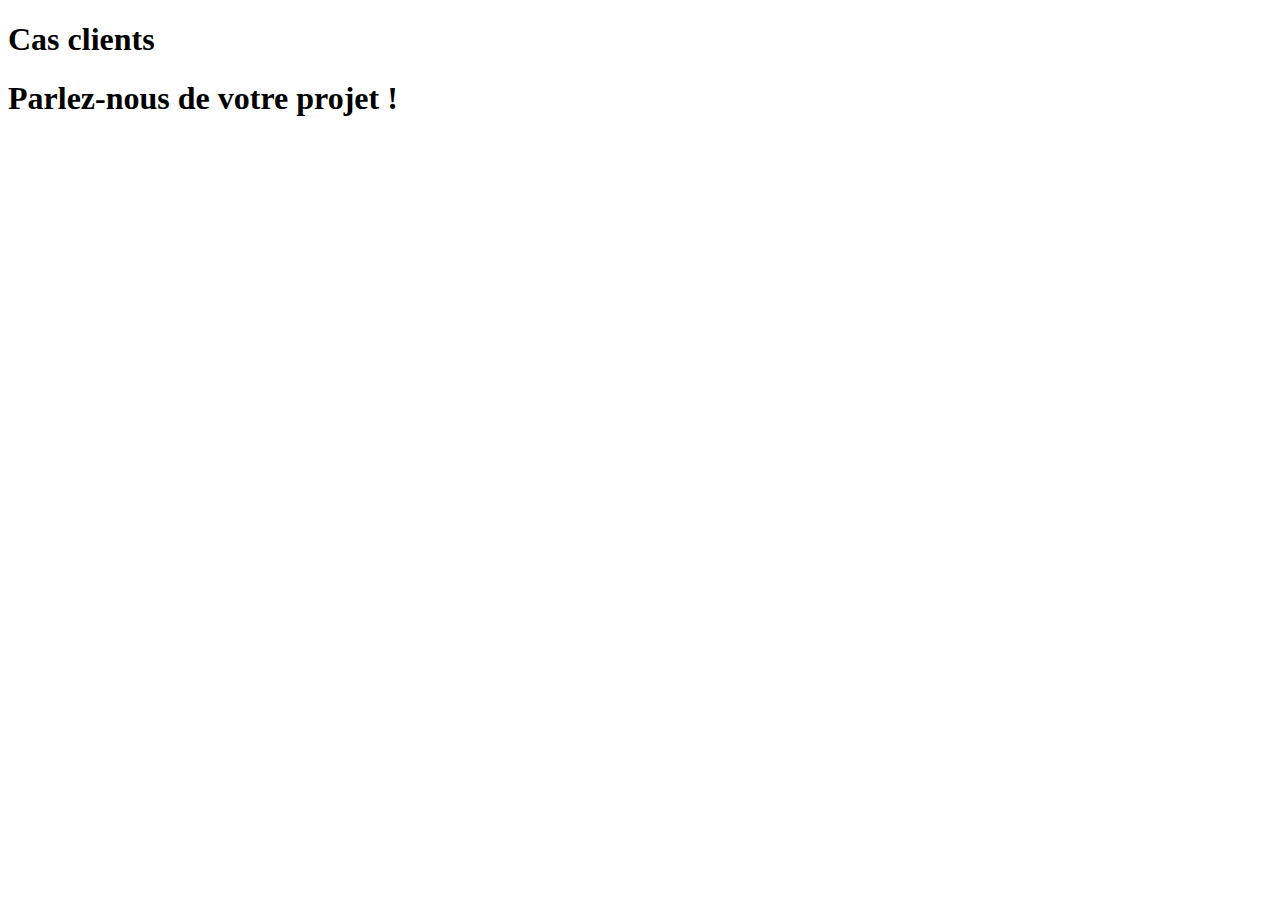
<file: __contact.html>
<!DOCTYPE html>
<html lang="fr">
<head>
    <meta charset="UTF-8">
    <meta name="viewport" content="width=device-width, initial-scale=1.0">
    <title>Contact</title>
</head>
<body>

    <h1>Cas clients</h1>
    <h1>Parlez-nous de votre projet !</h1>


    <special-footer></special-footer>
</body>
</html>
</file>
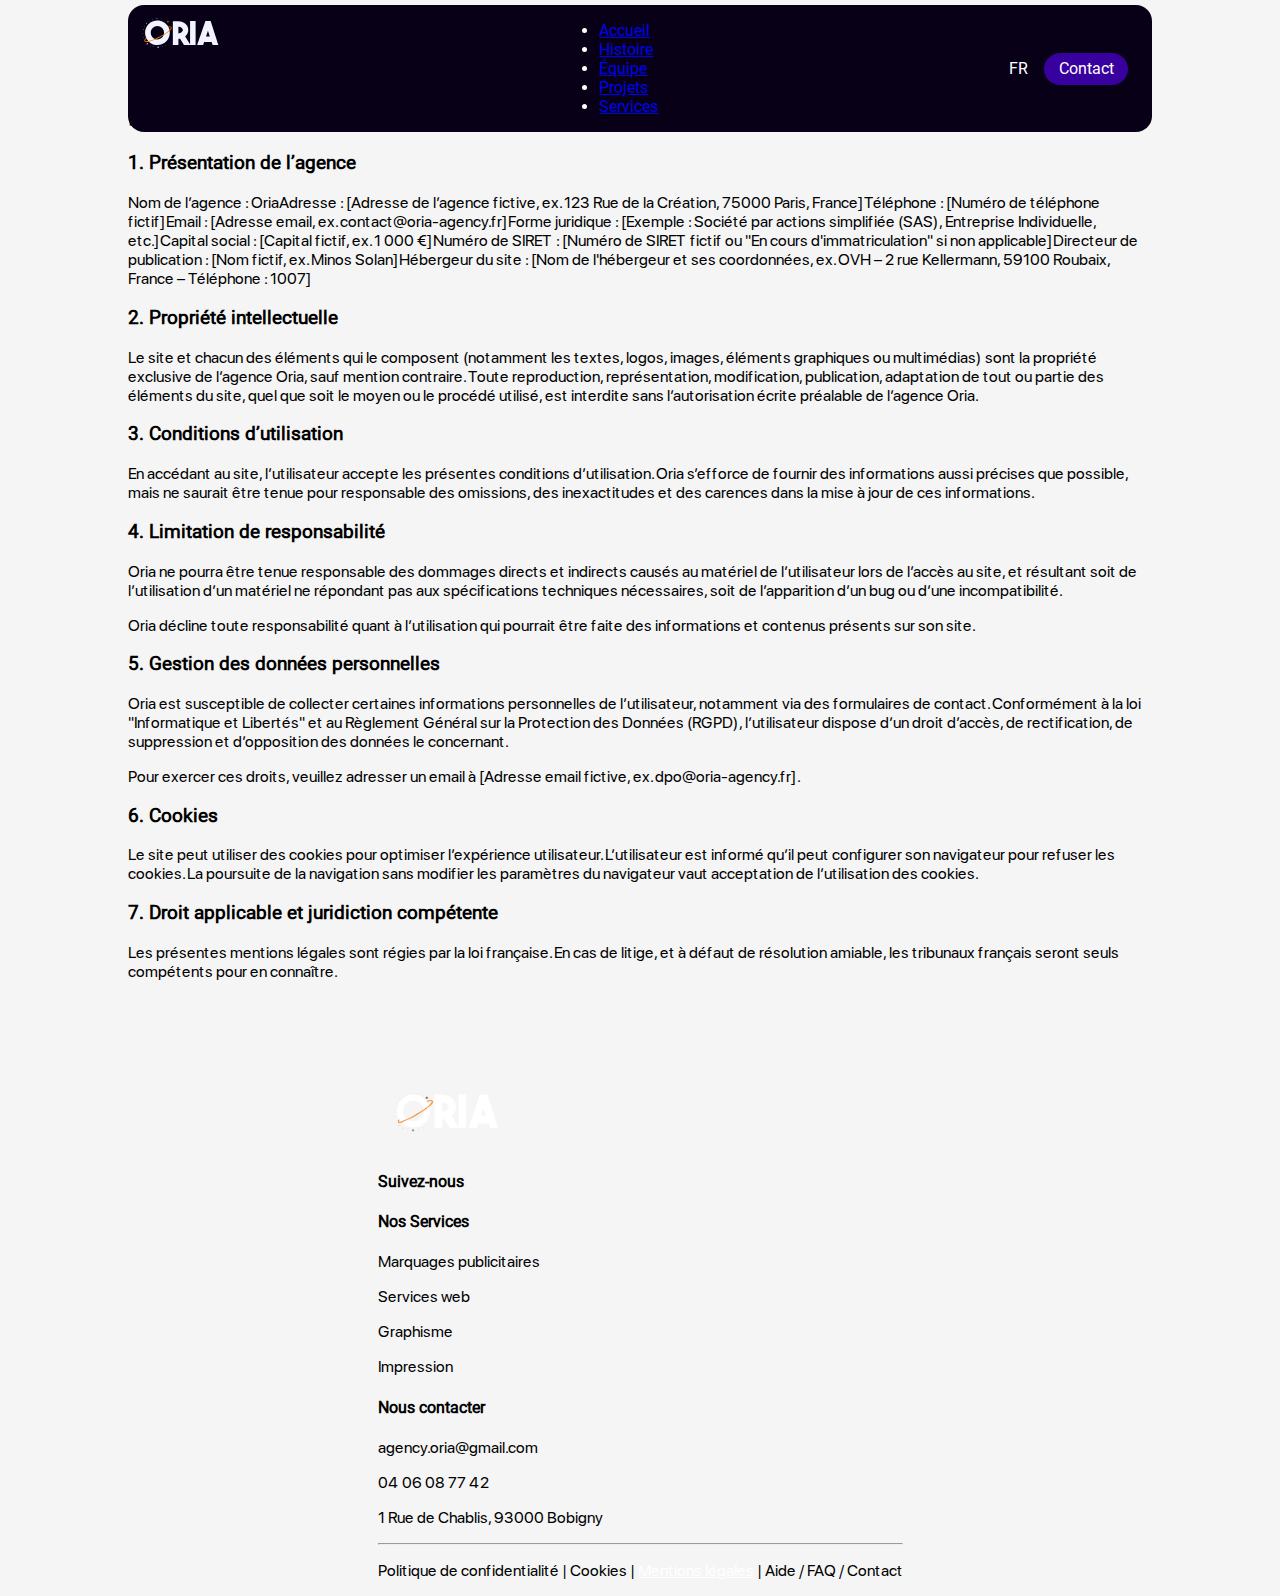
<file: mentionslegales.html>
<!DOCTYPE html>
<html lang="en">
<head>
    <meta charset="utf-8">
    <meta name="viewport" content="width=device-width, initial-scale=1.0">
    <link rel="stylesheet" href="css/mentionslegales.css">
    <link rel="icon" type="image/x-icon" href="img/favicon.ico">
    <script src="js/script.js"></script>
    <title>Document</title>
</head>
<body>
    <header>
        <img class="logo-oria" src="img/logo-oria.svg" alt="ORIA" />
        <nav class="websiteMenu">
            <ul>
                <li><a href=".">Accueil
                    <div class="itemDecoration"></div></a></li>
                <li><a href="histoire.html">Histoire
                    <div class="itemDecoration"></div></a></li>
                <li><a href="equipe.html">Équipe
                    <div class="itemDecoration"></div></a></li>
                <li><a href="projets.html">Projets
                    <div class="itemDecoration"></div></a></li>
                <li><a href="services.html">Services
                    <div class="itemDecoration"></div></a></li>
            </ul>
        </nav>
        <div>
            <div class="selector-lang">FR</div>
			<form class="hoverable-btn-1" action="contact.html">
				<input class="btn-contact" type="submit" value="Contact" />
			</form>
            <!--<button class="btn-contact">Contact</button>-->
        </div>
    </header>

    <main>

        <section id="mentions">
            <h2>Mentions Légales</h2>

            <h3>1. Présentation de l’agence</h3>

            <p>Nom de l’agence : OriaAdresse : [Adresse de l’agence fictive, ex. 123 Rue de la Création, 75000 Paris, France]Téléphone : [Numéro de téléphone fictif]Email : [Adresse email, ex. contact@oria-agency.fr]Forme juridique : [Exemple : Société par actions simplifiée (SAS), Entreprise Individuelle, etc.]Capital social : [Capital fictif, ex. 1 000 €]Numéro de SIRET : [Numéro de SIRET fictif ou "En cours d'immatriculation" si non applicable]Directeur de publication : [Nom fictif, ex. Minos Solan]Hébergeur du site : [Nom de l'hébergeur et ses coordonnées, ex. OVH – 2 rue Kellermann, 59100 Roubaix, France – Téléphone : 1007]</p>

            <h3>2. Propriété intellectuelle</h3>

            <p>Le site et chacun des éléments qui le composent (notamment les textes, logos, images, éléments graphiques ou multimédias) sont la propriété exclusive de l’agence Oria, sauf mention contraire. Toute reproduction, représentation, modification, publication, adaptation de tout ou partie des éléments du site, quel que soit le moyen ou le procédé utilisé, est interdite sans l’autorisation écrite préalable de l’agence Oria.</p>

            <h3>3. Conditions d’utilisation</h3>

            <p>En accédant au site, l’utilisateur accepte les présentes conditions d’utilisation. Oria s’efforce de fournir des informations aussi précises que possible, mais ne saurait être tenue pour responsable des omissions, des inexactitudes et des carences dans la mise à jour de ces informations.</p>

            <h3>4. Limitation de responsabilité</h3>

            <p>Oria ne pourra être tenue responsable des dommages directs et indirects causés au matériel de l’utilisateur lors de l’accès au site, et résultant soit de l’utilisation d’un matériel ne répondant pas aux spécifications techniques nécessaires, soit de l’apparition d’un bug ou d’une incompatibilité.</p>
            <p>Oria décline toute responsabilité quant à l’utilisation qui pourrait être faite des informations et contenus présents sur son site.</p>

            <h3>5. Gestion des données personnelles</h3>

            <p>Oria est susceptible de collecter certaines informations personnelles de l’utilisateur, notamment via des formulaires de contact. Conformément à la loi "Informatique et Libertés" et au Règlement Général sur la Protection des Données (RGPD), l’utilisateur dispose d’un droit d’accès, de rectification, de suppression et d’opposition des données le concernant.</p>
            <p>Pour exercer ces droits, veuillez adresser un email à [Adresse email fictive, ex. dpo@oria-agency.fr].</p>

            <h3>6. Cookies</h3>

            <p>Le site peut utiliser des cookies pour optimiser l’expérience utilisateur. L’utilisateur est informé qu’il peut configurer son navigateur pour refuser les cookies. La poursuite de la navigation sans modifier les paramètres du navigateur vaut acceptation de l’utilisation des cookies.</p>

            <h3>7. Droit applicable et juridiction compétente</h3>

            <p>Les présentes mentions légales sont régies par la loi française. En cas de litige, et à défaut de résolution amiable, les tribunaux français seront seuls compétents pour en connaître.</p>
        </section>


    </main>


    <special-footer></special-footer>


</body>
</html>
</file>
<file: css/index.css>
@import "./fonts.css";
@import "./bodyHeaderFooter.css";
@import "./common.css";
@import "./section-projets.css";
@import "./section-services.css";
@import "./section-contact.css";

main > section:not(#landing){
  margin: 0 10.75%;
  margin-bottom: 3.5em;
}

section#landing {
  position: relative;
	display: flex;
	flex-direction: column;
	justify-content: center;
	align-items: center;

  width: 100%;
  /* height: 100vh; */
  

  text-align: center;
  color: white;
  background-color: var(--color-3, #060011);

  aspect-ratio: 2 / 1;
}
section#landing > div.foreground,
section#landing > div.background,
section#landing > #lettersHeadband {
  position: absolute;
	width: 100%;
  height: 100%;
}
section#landing > div.foreground {
  --offset-x: -25%;  
  --offset-y: -20vh;

  background-image: url("../img/landing-bg-blurred-lights.svg");
  background-size: 50%;
  background-repeat: no-repeat;
  background-position-x: var(--offset-x);
  background-position-y: var(--offset-y);
  /*background-attachment: fixed;*/
  transition: background-position .8s ease-out;

  z-index: 4;
}
section#landing > div.background {
  --offset-y: 0;

  position: absolute;
	width: 100%;
  height: 100%;
  
  background-image: url("../img/landing-bg-blurred-borders.svg");
  background-size: cover;
  background-repeat: no-repeat;
  background-position-x: center;
  background-position-y: var(--offset-y);
  /*background-attachment: fixed;*/
  transition: background-position .6s ease-out;

  z-index: 1;
}

section#landing #lettersHeadband,
section#landing > .content {
  display: flex;
  flex-direction: column;
}

section#landing #lettersHeadband {
  width: 100%;
  height: 55%;
  
  font-size: .66em;

  overflow-x: scroll;
  scrollbar-width: none;

  z-index: 2;
}
section#landing #lettersHeadband::-webkit-scrollbar {
  display: none;
}

section#landing #lettersHeadband * {
  margin: 0;
}

section#landing #lettersHeadband > .wrapper {
  position: absolute;
  left: 0;
  
  /*display: flex;
  flex-direction: row;
  justify-content: left;
  align-items: flex-start;
  gap: 1.5em;*/

  height: 100%;
}

section#landing #lettersHeadband .lettersColumn {
  --column-number: 0;
  
  position: absolute;
  left: calc(var(--column-number) * 2em);

  display: flex;
  flex-direction: column;
  justify-content: space-between;

  height: 100%;
}

/*
section#landing #lettersHeadband .lettersColumn p {
  opacity: .06;
}
section#landing #lettersHeadband .lettersColumn:nth-child(12n) p:nth-of-type(1),
section#landing #lettersHeadband .lettersColumn:nth-child(12n + 1) p:nth-of-type(8),
section#landing #lettersHeadband .lettersColumn:nth-child(12n + 3) p:nth-of-type(6),
section#landing #lettersHeadband .lettersColumn:nth-child(12n + 4) p:nth-of-type(3),
section#landing #lettersHeadband .lettersColumn:nth-child(12n + 5) p:nth-of-type(11),
section#landing #lettersHeadband .lettersColumn:nth-child(12n + 8) p:nth-of-type(2),
section#landing #lettersHeadband .lettersColumn:nth-child(12n + 10) p:nth-of-type(9) {
  opacity: .66;
  animation-name: starglow;
  animation-duration: 5s;
  animation-timing-function: ease;
  animation-iteration-count: infinite;
}
section#landing #lettersHeadband .lettersColumn:nth-child(12n) p:nth-of-type(1) {
  animation-delay: .4s;
}

@keyframes starglow {
  0% {opacity: .66;}
  5% {opacity: 1;}
  6% {opacity: 1;}
  25% {opacity: .66;}
  100% {}
}
*/


/*section#landing #lettersHeadband .lettersColumn:nth-child(48n + 2) p:nth-of-type(1),
section#landing #lettersHeadband .lettersColumn:nth-child(48n + 3) p:nth-of-type(10),
section#landing #lettersHeadband .lettersColumn:nth-child(48n + 5) p:nth-of-type(11),
section#landing #lettersHeadband .lettersColumn:nth-child(48n + 8) p:nth-of-type(2),
section#landing #lettersHeadband .lettersColumn:nth-child(48n + 10) p:nth-of-type(9),
section#landing #lettersHeadband .lettersColumn:nth-child(48n + 1) p:nth-of-type(8),
section#landing #lettersHeadband .lettersColumn:nth-child(48n + 8) p:nth-of-type(2),
section#landing #lettersHeadband .lettersColumn:nth-child(48n + 11) p:nth-of-type(4),
section#landing #lettersHeadband .lettersColumn:nth-child(48n + 15) p:nth-of-type(7),
section#landing #lettersHeadband .lettersColumn:nth-child(48n + 22) p:nth-of-type(12),
section#landing #lettersHeadband .lettersColumn:nth-child(48n + 24) p:nth-of-type(10),
section#landing #lettersHeadband .lettersColumn:nth-child(48n + 28) p:nth-of-type(6),
section#landing #lettersHeadband .lettersColumn:nth-child(48n + 29) p:nth-of-type(11),
section#landing #lettersHeadband .lettersColumn:nth-child(48n + 32) p:nth-of-type(3),
section#landing #lettersHeadband .lettersColumn:nth-child(48n + 33) p:nth-of-type(2),
section#landing #lettersHeadband .lettersColumn:nth-child(48n + 36) p:nth-of-type(4),
section#landing #lettersHeadband .lettersColumn:nth-child(48n + 41) p:nth-of-type(2),
section#landing #lettersHeadband .lettersColumn:nth-child(48n + 44) p:nth-of-type(11),
section#landing #lettersHeadband .lettersColumn:nth-child(48n + 46) p:nth-of-type(6) {
  color: var(--color-2);
  opacity: .8;
  animation-name: hide;
  animation-duration: 8s;
  animation-timing-function: ease;
  animation-iteration-count: infinite;
}

section#landing #lettersHeadband .lettersColumn:nth-child(48n + 8) p:nth-of-type(2),
section#landing #lettersHeadband .lettersColumn:nth-child(48n + 15) p:nth-of-type(7),
section#landing #lettersHeadband .lettersColumn:nth-child(48n + 22) p:nth-of-type(12),
section#landing #lettersHeadband .lettersColumn:nth-child(48n + 28) p:nth-of-type(6),
section#landing #lettersHeadband .lettersColumn:nth-child(48n + 36) p:nth-of-type(4),
section#landing #lettersHeadband .lettersColumn:nth-child(48n + 41) p:nth-of-type(2) {
  animation-delay: 2s;
}
section#landing #lettersHeadband .lettersColumn:nth-child(48n + 2) p:nth-of-type(1),
section#landing #lettersHeadband .lettersColumn:nth-child(48n + 10) p:nth-of-type(9),
section#landing #lettersHeadband .lettersColumn:nth-child(48n + 11) p:nth-of-type(4),
section#landing #lettersHeadband .lettersColumn:nth-child(48n + 32) p:nth-of-type(3),
section#landing #lettersHeadband .lettersColumn:nth-child(48n + 44) p:nth-of-type(11),
section#landing #lettersHeadband .lettersColumn:nth-child(48n + 46) p:nth-of-type(6) {
  animation-delay: 4s;
}
@keyframes hide {
  0% {opacity: .8;}
  18% {opacity: .25;}
  50% {opacity: .8;}
  100% {}
}*/



section#landing #lettersHeadband .lettersColumn p {
  text-shadow: 0 0 0em #fff;
  opacity: .06;
  transition: all 1.25s ease;
}
section#landing #lettersHeadband .lettersColumn p[class^="glow"],
section#landing #lettersHeadband .lettersColumn p[class*="glow"] {
  --glow-color: var(--color-0, #fff);
  color: var(--glow-color);
  text-shadow: 0 0 .75em var(--glow-color);
  opacity: 1;
}
section#landing #lettersHeadband .lettersColumn p.glow-1[class^="keepAlive-state-"],
section#landing #lettersHeadband .lettersColumn p.glow-1[class*="keepAlive-state-"] {
  transition: all .6s ease;
}
section#landing #lettersHeadband .lettersColumn p.glow-2,
section#landing #lettersHeadband .lettersColumn p.glow-3,
section#landing #lettersHeadband .lettersColumn p.glow-4 {
  --glow-color: var(--color-2, #38009E);
  opacity: .8;
  animation-name: hide;
  animation-duration: 7s;
  animation-timing-function: ease;
  animation-iteration-count: infinite;
}
section#landing #lettersHeadband .lettersColumn p.glow-2 {
  animation-delay: 0s;
}
section#landing #lettersHeadband .lettersColumn p.glow-3 {
  animation-delay: 2s;
}
section#landing #lettersHeadband .lettersColumn p.glow-4 {
  animation-delay: 4s;
}

@keyframes hide {
  0% {opacity: .8;}
  18% {opacity: .25;}
  24% {opacity: .25;}
  66% {opacity: .8;}
  100% {}
}






section#landing > .content {
	display: flex;
	flex-direction: column;
	justify-content: center;
	align-items: center;

  max-width: 45%;
  height: 100%;

  z-index: 5;
}

section#landing > .content h1 {
  margin: .5em 0em;
}
section#landing > .content p {
  font-size: .9em;
  margin: .25em 0em;
}
section#landing > .content p + a {
  margin: 1.5em 0em;
}





section#agencyStory {
	display: flex;
	flex-direction: row;
	justify-content: center;
	align-items: center;
  gap: 10rem;

}

section#agencyStory > .content {
  display: flex;
  flex-direction: column;
  gap: 2em;
  width: 100%;
}
section#agencyStory > .content > .story {
  display: flex;
  flex-direction: column;
  gap: .5em;
}

section#agencyStory > .content > .story p {
  font-size: .925em;
}



section#agencyStory > .content .btn-launch-wrapper,
section#agencyStory > .content .btn-launch-wrapper * {
  -webkit-transition : -webkit-filter .3s cubic-bezier(0.175, 0.885, 0.32, 1.275);
  transition: all .3s cubic-bezier(0.175, 0.885, 0.32, 1.275);
}
section#agencyStory > .content .btn-launch-wrapper {
  --btn-radius: .5em;
  --btn-padding: .05em;

  width: fit-content;
  padding: var(--btn-padding);
  border-radius: calc(var(--btn-radius) + var(--btn-padding));
  background: var(--gradient-0);
  
  overflow: hidden;
}
section#agencyStory > .content .btn-launch {
  display: flex;
  position: relative;
  
  padding: 0;
  border: 0;
  border-radius: calc(var(--btn-radius) - 0em);
  background: linear-gradient(83.83deg, #060011 -12.6%, #6A4BA5 62.55%, #38009E 109.29%);

  transition: all 1s linear;
  overflow: hidden;
}
section#agencyStory > .content .btn-launch > .value {
  margin: 0;
  padding: .75em 1.25em;
  background: url("../img/icon-arrow-down-1.svg") no-repeat 7px 7px;
  /*background: url("../img/icon-arrow-down-1.svg") no-repeat 7px 7px,
    linear-gradient(to right, white, white 50%, pink 50%, pink 100%);*/
  background-position-x: calc(100% - .75em);
  background-position-y: 52.5%;
  padding-right: 2.75em;

  filter: invert(0);

  z-index: 1;
}
section#agencyStory > .content .btn-launch > .background {
  position: absolute;
  left: 0%;
  /*left: 100%;*/
  width: 100%;
  height: 100%;

  border-radius: var(--btn-radius);
  background-color: white;
  /*background: linear-gradient(83.83deg, #060011 -12.6%, #6A4BA5 62.55%, #38009E 109.29%);*/

  z-index: 0;
}
section#agencyStory > .content .btn-launch:hover > .value {
  /* color: white; */
  filter: invert(1);
}
section#agencyStory > .content .btn-launch:hover > .background {
  /*left: 0%;*/
  left: -100%;
}

@supports selector(:has(*)) {
  section#agencyStory > .content .btn-launch-wrapper:has(.btn-launch:hover) {
    background: var(--gradient-1);
  }
}





section#agencyStory section#keyNumbers {
  padding: .25em 2em;
  padding-bottom: 1.25em;

  border-radius: 1.5em;
  background: var(--gradient-1);
  color: white;
}

section#agencyStory section#keyNumbers .listedNumbers {
  display: flex;
  flex-direction: row;
  justify-content: space-between;
  gap: 2em;

  padding-right: calc(8% + 5vw);
}
section#agencyStory section#keyNumbers .listedNumbers .keyNumber {
  display: flex;
  flex-direction: column;
}
section#agencyStory section#keyNumbers .listedNumbers .keyNumber > p {
  margin: 0;
}
section#agencyStory section#keyNumbers .listedNumbers .keyNumber > p:first-child {
  font-size: 1.2em;
  font-weight: bold;
}





section#agencyStory > .timeline {
  flex-grow: 1;
  max-height: 26rem;
  overflow-x: hidden;
}
section#agencyStory > .timeline::-webkit-scrollbar {
  display: none;
}
section#agencyStory > :last-child > img {
  width: 100%;
  padding: 2.5em 0em;
  overflow-y: scroll;
}




section#dreamTeam {

}
</file>
<file: css/mentionslegales.css>
@import "./fonts.css";
@import "./bodyHeaderFooter.css";
@import "./common.css";

main {
  width: 80% !important;
  padding: 5em !important;
}
</file>
